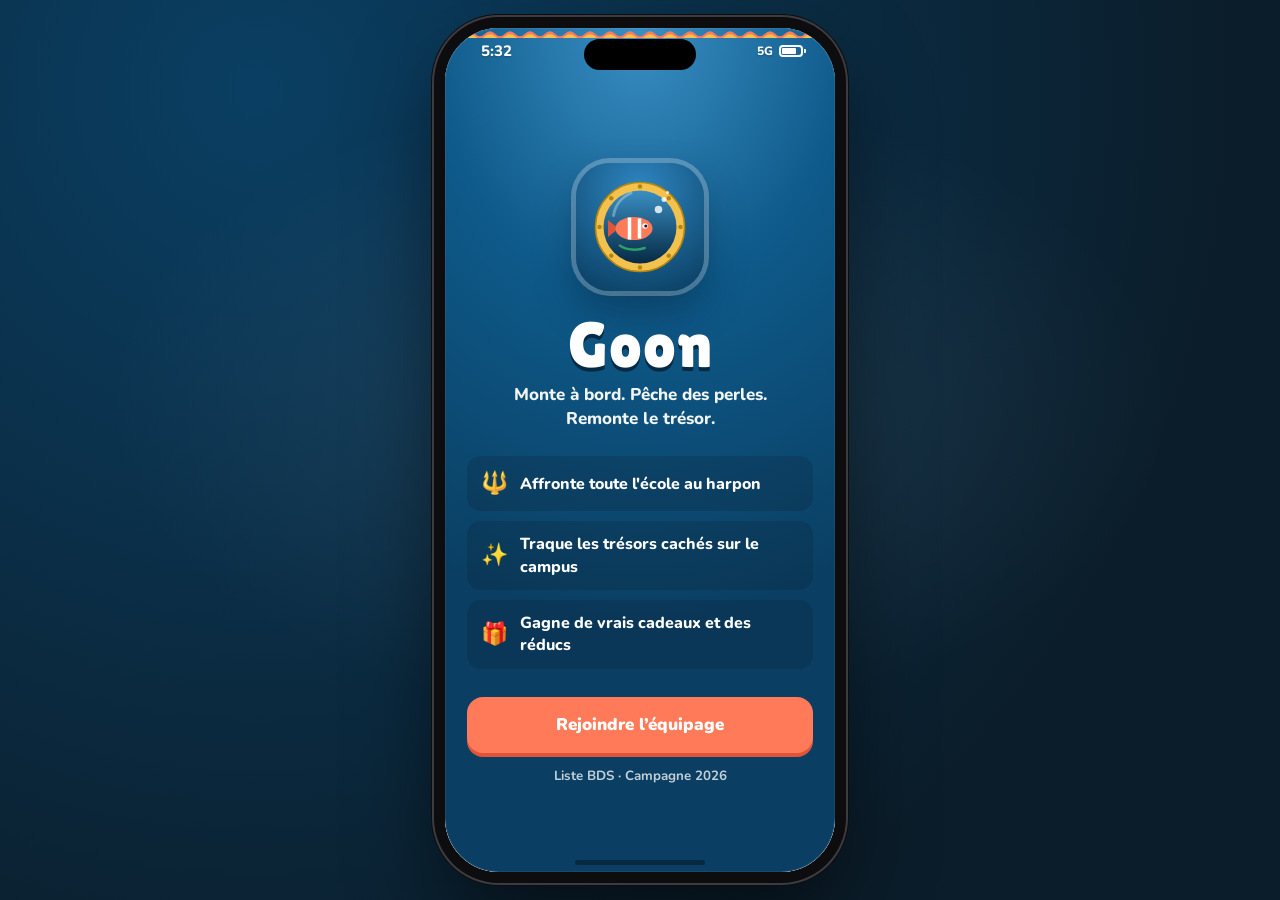
<file: index.html>
<!doctype html>
<html lang="fr">
<head>
  <meta charset="utf-8">
  <meta name="viewport" content="width=device-width, initial-scale=1, viewport-fit=cover">
  <title>Goon</title>
  <meta name="description" content="L'appli de Goon, liste BDS : planning de campagne, jeu, classement et cadeaux.">
  <meta name="theme-color" content="#0E5A8A">
  <meta name="apple-mobile-web-app-capable" content="yes">
  <meta name="mobile-web-app-capable" content="yes">
  <meta name="apple-mobile-web-app-status-bar-style" content="black-translucent">
  <meta name="apple-mobile-web-app-title" content="Goon">
  <link rel="manifest" href="manifest.webmanifest">
  <link rel="icon" href="icons/icon.svg" type="image/svg+xml">
  <link rel="apple-touch-icon" href="icons/apple-touch-icon.png">
  <link rel="preconnect" href="https://fonts.googleapis.com">
  <link rel="preconnect" href="https://fonts.gstatic.com" crossorigin>
  <link href="https://fonts.googleapis.com/css2?family=Lilita+One&family=Nunito:wght@400;600;700;800;900&display=swap" rel="stylesheet">
  <link rel="stylesheet" href="css/style.css">
  <link rel="stylesheet" href="css/jeux-sos.css">
  <link rel="stylesheet" href="css/cadre.css">
</head>
<body>
 <div id="phone">
  <div class="phone-status" aria-hidden="true"><span data-phone-time>9:41</span><i class="island"></i><span class="ps-r">5G <i class="batt"></i></span></div>
  <div id="app">
    <header class="topbar">
      <a class="brand" href="#accueil" data-go="accueil"><img src="icons/icon.svg" alt=""><span>Goon</span></a>
      <button class="wallet-pill" data-go="comptoir" aria-label="Mes perles"><svg class="ico-perle" viewBox="0 0 24 24" aria-hidden="true"><circle cx="12" cy="12" r="8.5" fill="currentColor"/><circle cx="9" cy="9" r="2.6" fill="#fff" opacity=".65"/></svg><b id="hdr-wallet">0</b></button>
      <button class="avatar-btn" data-action="profile" aria-label="Mon profil"><span id="hdr-avatar">🐠</span></button>
    </header>

    <main id="view"></main>

    <nav class="tabbar" aria-label="Navigation">
      <button class="tab" data-go="accueil">
        <svg viewBox="0 0 24 24"><path d="M10 2.5 12 5l2-2.5"/><path d="M12 5 4 21h16L12 5z"/><path d="M12 13.5 9.5 21h5z"/></svg>
        <span>Port</span>
      </button>
      <button class="tab" data-go="planning">
        <svg viewBox="0 0 24 24"><rect x="3" y="5" width="18" height="16" rx="3"/><path d="M3 10h18M8 3v4M16 3v4"/><path d="M7.5 14h2M11 14h2M14.5 14h2M7.5 17.5h2M11 17.5h2"/></svg>
        <span>Planning</span>
      </button>
      <button class="tab tab-center" data-go="arene">
        <span class="tab-ico"><svg viewBox="0 0 24 24"><circle cx="11" cy="13" r="8"/><circle cx="11" cy="13" r="4.2"/><circle cx="11" cy="13" r="1" fill="currentColor"/><path d="M11 13 20 4M17 3.5h3.5V7"/></svg></span>
        <span>Arène</span>
      </button>
      <button class="tab" data-go="sos">
        <svg viewBox="0 0 24 24"><path d="M4 17a8 8 0 0 1 16 0z"/><path d="M2.5 20h19M12 9V7.2M10.2 7.2h3.6"/></svg>
        <span>SOS</span>
      </button>
      <button class="tab" data-go="comptoir">
        <svg viewBox="0 0 24 24"><rect x="3" y="9" width="18" height="12" rx="2"/><path d="M3 13h18M12 9v12"/><path d="M12 9S10.5 4.5 8 4.6 6.2 9 12 9zM12 9s1.5-4.5 4-4.4S17.8 9 12 9z"/></svg>
        <span>Comptoir</span>
      </button>
    </nav>
  </div>

  <div id="onboard" hidden></div>
  <div id="game" hidden></div>
  <div id="modal-root"></div>
  <div id="toast" class="toast" role="status" aria-live="polite"></div>
  <i class="home-bar" aria-hidden="true"></i>
 </div>
 <script>
   // heure de la barre d'état du cadre téléphone (ordinateur uniquement)
   (function t() { var d = new Date(), el = document.querySelector('[data-phone-time]'); if (el) el.textContent = d.getHours() + ':' + String(d.getMinutes()).padStart(2, '0'); setTimeout(t, 15000); })();
 </script>

  <script src="js/config.js"></script>
  <script src="js/core.js"></script>
  <script src="js/game.js"></script>
  <script src="js/games/engine.js"></script>
  <script src="js/games/runner.js"></script>
  <script src="js/games/dash.js"></script>
  <script src="js/games/poisson.js"></script>
  <script src="js/games/stack.js"></script>
  <script src="js/games/games.js"></script>
  <script src="js/sos.js"></script>
  <script src="js/app.js"></script>
</body>
</html>
</file>
<file: css/style.css>
/* ==========================================================
   LA GOON — feuille de style
   Rouge ocre (principal) · Bleu lagon (secondaire) · Sable
   ========================================================== */
:root {
  --ocre: #0E5A8A;
  --ocre-d: #0A3F63;
  --ocre-dd: #062A44;
  --ocre-l: #3A8FC4;
  --ocre-50: #E1F0FA;
  --lagon: #FF7A59;
  --lagon-d: #E0553A;
  --lagon-l: #FFB4A2;
  --lagon-50: #FFEDE8;
  --sable: #EAF4F8;
  --sable-d: #D3E6EF;
  --creme: #F7FBFD;
  --brun: #0B1D2A;
  --brun-2: #2E4A5E;
  --muted: #6A8494;
  --or: #F2C14E;
  --radius: 20px;
  --shadow: 0 1px 0 rgba(8, 40, 60, .06), 0 8px 24px rgba(8, 40, 60, .10);
  --band: url("data:image/svg+xml,%3Csvg xmlns='http://www.w3.org/2000/svg' width='24' height='12'%3E%3Cpath d='M0 7 Q6 1 12 7 T24 7 V12 H0Z' fill='%23FF7A59'/%3E%3Cpath d='M0 10 Q6 5 12 10 T24 10 V12 H0Z' fill='%23F2C14E'/%3E%3C/svg%3E");
  --band-dark: url("data:image/svg+xml,%3Csvg xmlns='http://www.w3.org/2000/svg' width='16' height='8'%3E%3Ccircle cx='4' cy='5' r='1.6' fill='%23ffffff' fill-opacity='.18'/%3E%3Ccircle cx='12' cy='2.5' r='1' fill='%23ffffff' fill-opacity='.18'/%3E%3C/svg%3E");
  --display: 'Lilita One', 'Nunito', system-ui, sans-serif;
}

* { box-sizing: border-box; margin: 0; padding: 0; }
html { -webkit-text-size-adjust: 100%; }
body {
  font-family: 'Nunito', system-ui, -apple-system, 'Segoe UI', sans-serif;
  background: var(--sable-d);
  color: var(--brun);
  line-height: 1.4;
  -webkit-tap-highlight-color: transparent;
  overscroll-behavior-y: none;
}
body.no-scroll { overflow: hidden; }
button { font: inherit; color: inherit; cursor: pointer; border: 0; background: none; }
input { font: inherit; }
a { color: inherit; }
img { display: block; }
[hidden] { display: none !important; }
:focus-visible { outline: 3px solid var(--lagon); outline-offset: 2px; }

.ico-perle { width: 1em; height: 1em; vertical-align: -0.14em; color: var(--or); display: inline-block; flex: none; }

/* ---------------- Structure ---------------- */
#app {
  max-width: 520px; margin: 0 auto; min-height: 100vh; min-height: 100dvh;
  background: var(--sable); position: relative;
  padding-bottom: calc(88px + env(safe-area-inset-bottom));
  box-shadow: 0 0 60px rgba(8, 40, 60, .12);
}
.topbar {
  position: sticky; top: 0; z-index: 20;
  display: flex; align-items: center; gap: 10px;
  padding: calc(env(safe-area-inset-top) + 10px) 16px 10px;
  background: var(--ocre) var(--band-dark) bottom left / 16px 8px repeat-x;
  color: #fff;
}
.topbar::after {
  content: ''; position: absolute; left: 0; right: 0; bottom: -10px; height: 10px;
  background: var(--band) left top / 20px 10px repeat-x;
  transform: scaleY(-1);
}
.brand { display: flex; align-items: center; gap: 9px; flex: 1; text-decoration: none; font-family: var(--display); font-size: 25px; letter-spacing: .4px; }
.brand img { width: 36px; height: 36px; border-radius: 11px; box-shadow: 0 0 0 2px rgba(255, 255, 255, .35); }
.wallet-pill {
  display: flex; align-items: center; gap: 6px; padding: 7px 13px 7px 11px; border-radius: 999px;
  background: rgba(11, 29, 42, .22); border: 1.5px solid rgba(255, 255, 255, .3); color: #fff; font-weight: 900; font-size: 16px;
}
.wallet-pill .ico-perle { color: #FFD27A; font-size: 18px; }
.wallet-pill.bump { animation: bump .5s; }
@keyframes bump { 30% { transform: scale(1.18); background: var(--or); } }
.avatar-btn { width: 42px; height: 42px; border-radius: 50%; background: var(--creme); font-size: 23px; display: grid; place-items: center; box-shadow: 0 0 0 2.5px var(--lagon-l); }

main { padding: 26px 16px 12px; }
.view { animation: fadeUp .32s ease both; }
@keyframes fadeUp { from { opacity: 0; transform: translateY(8px); } }

/* ---------------- Barre d'onglets ---------------- */
.tabbar {
  position: fixed; bottom: 0; left: 50%; transform: translateX(-50%); z-index: 30;
  width: 100%; max-width: 520px;
  display: grid; grid-template-columns: repeat(5, 1fr); align-items: end;
  padding: 6px 4px calc(6px + env(safe-area-inset-bottom));
  background: var(--creme); border-top: 1px solid rgba(11, 29, 42, .08);
  box-shadow: 0 -8px 24px rgba(8, 40, 60, .08);
}
.tab { display: flex; flex-direction: column; align-items: center; gap: 2px; padding: 6px 0 2px; font-size: 11px; font-weight: 800; color: var(--muted); }
.tab svg { width: 25px; height: 25px; fill: none; stroke: currentColor; stroke-width: 1.9; stroke-linecap: round; stroke-linejoin: round; }
.tab.active { color: var(--ocre); }
.tab.active svg { stroke-width: 2.3; }
.tab-center .tab-ico {
  width: 58px; height: 58px; margin-top: -30px; border-radius: 50%; display: grid; place-items: center;
  background: var(--lagon); color: #fff; border: 4px solid var(--creme);
  box-shadow: 0 8px 18px rgba(255, 122, 89, .45);
  transition: transform .2s;
}
.tab-center .tab-ico svg { width: 28px; height: 28px; stroke-width: 2.1; }
.tab-center.active .tab-ico { background: var(--ocre); box-shadow: 0 8px 18px rgba(14, 90, 138, .45); transform: translateY(-2px); }

/* ---------------- Typo ---------------- */
.h1 { font-family: var(--display); font-weight: 400; font-size: 32px; line-height: 1.05; letter-spacing: .2px; }
.title { color: var(--ocre); margin-bottom: 6px; }
.lead { color: var(--brun-2); margin-bottom: 18px; font-weight: 600; }
.h2 { font-family: var(--display); font-weight: 400; font-size: 21px; margin: 26px 2px 10px; display: flex; justify-content: space-between; align-items: baseline; gap: 8px; }
.h2 a { font-family: 'Nunito', sans-serif; font-weight: 800; font-size: 13px; color: var(--lagon-d); text-decoration: none; }
.h2c { font-family: var(--display); font-weight: 400; font-size: 26px; text-align: center; margin-bottom: 4px; }
.h3 { font-family: var(--display); font-weight: 400; font-size: 20px; margin-bottom: 6px; }
.eyebrow { font-size: 12px; font-weight: 900; letter-spacing: 1.2px; text-transform: uppercase; color: var(--lagon-d); }
.muted { color: var(--muted); }
.small { font-size: 13px; }
.center { text-align: center; }
.row-between { display: flex; justify-content: space-between; align-items: center; gap: 8px; }

/* ---------------- Cartes & boutons ---------------- */
.card { background: var(--creme); border-radius: var(--radius); padding: 16px; box-shadow: var(--shadow); margin-bottom: 14px; }
.card > p { color: var(--brun-2); font-size: 15px; }

.btn {
  display: inline-flex; align-items: center; justify-content: center; gap: 7px;
  background: var(--ocre); color: #fff; font-weight: 900; font-size: 15px;
  padding: 12px 18px; border-radius: 14px;
  box-shadow: 0 4px 0 var(--ocre-dd); transition: transform .08s, box-shadow .08s, filter .15s;
  text-decoration: none; white-space: nowrap;
}
.btn .ico-perle { color: #FFD27A; }
.btn:active:not(:disabled) { transform: translateY(3px); box-shadow: 0 1px 0 var(--ocre-dd); }
.btn:disabled { filter: grayscale(.7); opacity: .6; cursor: not-allowed; }
.btn-lagon { background: var(--lagon); box-shadow: 0 4px 0 var(--lagon-d); }
.btn-lagon:active:not(:disabled) { box-shadow: 0 1px 0 var(--lagon-d); }
.btn.ghost { background: var(--sable-d); color: var(--brun); box-shadow: 0 4px 0 #B5CFDC; }
.btn.ghost .ico-perle { color: var(--ocre); }
.btn.ghost-light { background: rgba(255, 255, 255, .14); color: #fff; box-shadow: inset 0 0 0 2px rgba(255, 255, 255, .45); }
.btn.sm { padding: 8px 12px; font-size: 14px; border-radius: 12px; box-shadow: 0 3px 0 var(--ocre-dd); }
.btn.sm.ghost { box-shadow: 0 3px 0 #B5CFDC; }
.btn.big { padding: 16px 20px; font-size: 17px; border-radius: 16px; }
.btn.block { display: flex; width: 100%; }
.btn-row { display: flex; gap: 10px; margin-top: 16px; }
.btn-row .btn { flex: 1; }
.btn-col { display: flex; flex-direction: column; gap: 12px; margin-top: 18px; }
.link-btn { color: var(--lagon-d); font-weight: 800; font-size: 13px; padding: 4px 2px; white-space: nowrap; }
.link-btn.danger { color: var(--ocre); }

.shake { animation: shake .4s; }
@keyframes shake { 20%, 60% { transform: translateX(-7px); } 40%, 80% { transform: translateX(7px); } }

/* ---------------- Accueil ---------------- */
.hello { display: flex; justify-content: space-between; align-items: center; gap: 12px; margin-bottom: 16px; }
.hello .h1 { color: var(--brun); margin: 2px 0 8px; word-break: break-word; }
.clan-chip { display: inline-flex; gap: 6px; align-items: center; padding: 5px 12px; border-radius: 999px; font-weight: 800; font-size: 13px; color: #fff; background: var(--c); }
.big-avatar {
  width: 76px; height: 76px; flex: none; border-radius: 50%; font-size: 42px; display: grid; place-items: center;
  background: var(--creme); box-shadow: 0 0 0 4px var(--c), 0 0 0 8px var(--creme), var(--shadow);
}

.countdown {
  position: relative; overflow: hidden; border-radius: var(--radius); padding: 18px 16px 16px; margin-bottom: 14px; color: #fff; text-align: center;
  background: linear-gradient(135deg, var(--ocre) 0%, var(--ocre-d) 100%);
  box-shadow: 0 10px 26px rgba(10, 63, 99, .32);
}
.countdown::before { content: ''; position: absolute; inset: auto 0 0 0; height: 10px; background: var(--band) left top / 20px 10px repeat-x; opacity: .9; }
.countdown.live { background: linear-gradient(135deg, var(--lagon) 0%, var(--lagon-d) 100%); }
.countdown p { font-weight: 800; font-size: 14px; opacity: .92; }
.countdown small { display: block; margin: 8px 0 6px; font-weight: 800; opacity: .9; }
.cd { display: flex; justify-content: center; gap: 8px; margin-top: 10px; }
.cd span { min-width: 64px; padding: 8px 4px 6px; border-radius: 14px; background: rgba(11, 29, 42, .22); display: flex; flex-direction: column; align-items: center; }
.cd b { font-family: var(--display); font-weight: 400; font-size: 30px; line-height: 1; font-variant-numeric: tabular-nums; }
.cd i { font-style: normal; font-size: 11px; font-weight: 800; opacity: .8; margin-top: 3px; }

.stats3 { display: grid; grid-template-columns: repeat(3, 1fr); gap: 10px; margin-bottom: 14px; }
.stat { background: var(--creme); border-radius: 16px; padding: 12px 6px 10px; box-shadow: var(--shadow); display: flex; flex-direction: column; align-items: center; text-align: center; }
.stat b { font-family: var(--display); font-weight: 400; font-size: 26px; color: var(--ocre); line-height: 1.1; }
.stat b small { font-size: 18px; }
.stat span { font-size: 12px; font-weight: 700; color: var(--muted); line-height: 1.2; }

.rank { display: flex; gap: 14px; align-items: center; cursor: pointer; }
.rank-ico { width: 54px; height: 54px; flex: none; border-radius: 16px; display: grid; place-items: center; font-size: 28px; background: var(--lagon-50); box-shadow: inset 0 0 0 2px var(--lagon-l); }
.rank-main { flex: 1; min-width: 0; }
.rank-top { display: flex; justify-content: space-between; align-items: baseline; gap: 8px; }
.rank-top b { font-family: var(--display); font-weight: 400; font-size: 20px; }
.rank-top span { font-size: 12px; font-weight: 800; color: var(--muted); white-space: nowrap; }
.bar { height: 10px; border-radius: 6px; background: var(--sable-d); overflow: hidden; margin: 6px 0 5px; }
.bar i { display: block; height: 100%; border-radius: 6px; background: linear-gradient(90deg, var(--lagon), var(--lagon-d)); transition: width .6s; }
.rank small { font-size: 13px; color: var(--brun-2); }

.quick3 { display: grid; grid-template-columns: repeat(3, 1fr); gap: 10px; margin-bottom: 14px; }
.quick { border-radius: 18px; padding: 14px 8px 12px; color: #fff; display: flex; flex-direction: column; align-items: center; gap: 2px; text-align: center; transition: transform .1s; }
.quick:active { transform: scale(.96); }
.quick b { font-weight: 900; font-size: 14px; line-height: 1.15; }
.quick small { font-size: 12px; font-weight: 700; opacity: .85; }
.q-ico { font-size: 26px; margin-bottom: 2px; }
.q-ocre { background: var(--ocre); box-shadow: 0 4px 0 var(--ocre-dd); }
.q-lagon { background: var(--lagon); box-shadow: 0 4px 0 var(--lagon-d); }
.q-dark { background: var(--brun); box-shadow: 0 4px 0 #000; }

.install { display: flex; align-items: center; gap: 12px; padding: 12px 12px 12px 14px; position: relative; background: var(--lagon-50); box-shadow: inset 0 0 0 2px var(--lagon-l); }
.inst-ico { font-size: 26px; }
.install div { flex: 1; display: flex; flex-direction: column; }
.install small { color: var(--brun-2); font-size: 13px; }
.install .x { font-size: 22px; color: var(--muted); padding: 0 4px; }

.news time { font-size: 12px; font-weight: 900; color: var(--lagon-d); text-transform: uppercase; letter-spacing: .6px; }
.news h3 { font-size: 17px; font-weight: 900; margin: 2px 0 4px; }
.news p { font-size: 14px; }

.clanbars { padding: 12px 14px; }
.cb { display: flex; align-items: center; gap: 10px; padding: 7px 0; }
.cb + .cb { border-top: 1px dashed var(--sable-d); }
.cb-pos { width: 16px; font-weight: 900; color: var(--muted); font-size: 14px; }
.cb-e { font-size: 24px; width: 30px; text-align: center; }
.cb-main { flex: 1; min-width: 0; }
.cb-top { display: flex; justify-content: space-between; font-size: 14px; }
.cb-top em { font-style: normal; color: var(--lagon-d); font-size: 12px; }
.cb-top span { font-weight: 900; }
.cb-bar { height: 8px; border-radius: 5px; background: var(--sable-d); margin-top: 4px; overflow: hidden; }
.cb-bar i { display: block; height: 100%; border-radius: 5px; transition: width .6s; }
.cb.mine .cb-top b { color: var(--brun); }

/* ---------------- Planning ---------------- */
.days { display: flex; gap: 8px; overflow-x: auto; padding: 4px 2px 10px; margin: 0 -16px; padding-left: 16px; padding-right: 16px; scrollbar-width: none; }
.days::-webkit-scrollbar { display: none; }
.day { flex: 1 0 58px; min-width: 58px; padding: 9px 4px 8px; border-radius: 16px; background: var(--creme); box-shadow: var(--shadow); display: flex; flex-direction: column; align-items: center; position: relative; }
.day small { font-size: 12px; font-weight: 800; color: var(--muted); }
.day b { font-family: var(--display); font-weight: 400; font-size: 24px; line-height: 1.1; }
.day i { font-style: normal; font-size: 11px; font-weight: 700; color: var(--muted); }
.day.today::after { content: ''; position: absolute; top: 6px; right: 8px; width: 7px; height: 7px; border-radius: 50%; background: var(--lagon); }
.day.on { background: var(--ocre); color: #fff; box-shadow: 0 4px 0 var(--ocre-dd); }
.day.on small, .day.on i { color: rgba(255, 255, 255, .85); }
.filters { display: flex; gap: 7px; overflow-x: auto; margin: 4px -16px 16px; padding: 0 16px 4px; scrollbar-width: none; }
.filters::-webkit-scrollbar { display: none; }
.chip { flex: none; padding: 7px 13px; border-radius: 999px; font-size: 13px; font-weight: 800; background: var(--creme); box-shadow: inset 0 0 0 1.5px var(--sable-d); }
.chip.on { background: var(--lagon); color: #fff; box-shadow: none; }

.timeline { position: relative; }
.ev { display: flex; gap: 10px; margin-bottom: 12px; }
.ev-time { width: 46px; flex: none; text-align: right; padding-top: 14px; display: flex; flex-direction: column; }
.ev-time b { font-weight: 900; font-size: 15px; }
.ev-time span { font-size: 12px; color: var(--muted); font-weight: 700; }
.ev-card { flex: 1; min-width: 0; background: var(--creme); border-radius: 18px; padding: 13px 14px 12px; box-shadow: var(--shadow); border-left: 5px solid var(--c); }
.ev-tags { display: flex; gap: 6px; flex-wrap: wrap; margin-bottom: 5px; }
.tag { font-size: 11px; font-weight: 900; padding: 3px 8px; border-radius: 999px; background: color-mix(in srgb, var(--c) 14%, transparent); color: var(--c); }
.tag.live { background: var(--lagon); color: #fff; animation: pulse 1.6s infinite; }
.tag.ghost { background: var(--sable); color: var(--brun-2); }
@keyframes pulse { 50% { opacity: .65; } }
.ev h3 { font-size: 17px; font-weight: 900; line-height: 1.2; }
.ev-place { font-size: 13px; color: var(--brun-2); font-weight: 700; margin-top: 2px; }
.ev-desc { font-size: 14px; color: var(--brun-2); margin-top: 6px; }
.ev-foot { display: flex; justify-content: space-between; align-items: center; gap: 8px; margin-top: 9px; }
.reward { font-size: 12px; font-weight: 900; color: var(--ocre); background: var(--ocre-50); padding: 4px 9px; border-radius: 999px; }
.reward.done { color: var(--lagon-d); background: var(--lagon-50); }
.ev.past { opacity: .55; }
.ev.compact { cursor: pointer; }
.ev.compact .ev-time { padding-top: 13px; }
.empty { text-align: center; padding: 30px 10px; color: var(--muted); font-weight: 700; }

/* ---------------- Arène ---------------- */
.game-card { padding: 0; overflow: hidden; }
.gc-art { position: relative; height: 128px; overflow: hidden; background: linear-gradient(180deg, #0B4F7C 0%, #2F86B8 52%, #7CC6E0 86%, #5BB3D6 100%); }
.gc-art::after { content: ''; position: absolute; left: 0; right: 0; bottom: 0; height: 30px; background: linear-gradient(180deg, #EBC898, #DCAC74); }
.gc-sun { position: absolute; width: 46px; height: 46px; border-radius: 50%; right: 22%; bottom: 36px; background: #D6F3FF; box-shadow: 0 0 40px 18px rgba(255, 225, 170, .6); }
.gc-récif { position: absolute; bottom: 28px; left: 6%; width: 140px; height: 38px; background: #2C6A86; clip-path: polygon(0 100%, 18% 0, 70% 0, 100% 100%); }
.gc-récif.m2 { left: auto; right: 4%; width: 110px; height: 26px; background: #1D4E66; }
.gc-target { position: absolute; z-index: 1; left: 50%; bottom: 14px; width: 74px; height: 74px; margin-left: -37px; border-radius: 50%;
  background: radial-gradient(circle, var(--or) 0 19%, var(--ocre) 20% 39%, var(--lagon) 40% 59%, var(--brun) 60% 79%, #F4FAFD 80% 99%);
  box-shadow: 0 0 0 4px #D8B06A, 0 8px 14px rgba(0, 0, 0, .2); animation: bob 3s ease-in-out infinite; }
@keyframes bob { 50% { transform: translateY(-6px); } }
.gc-body { padding: 16px; }
.gc-body h2 { font-family: var(--display); font-weight: 400; font-size: 26px; line-height: 1.1; margin: 2px 0 6px; }
.gc-body > p { color: var(--brun-2); font-size: 15px; margin-bottom: 12px; }
.tries { display: flex; align-items: center; gap: 6px; margin-bottom: 12px; flex-wrap: wrap; }
.tries i { width: 22px; height: 22px; border-radius: 50%; background: var(--sable-d); box-shadow: inset 0 0 0 2px #B5CFDC; }
.tries i.on { background: var(--ocre); box-shadow: inset 0 0 0 3px var(--ocre-l); }
.tries .bonus { font-size: 12px; font-weight: 900; color: #fff; background: var(--lagon); padding: 3px 8px; border-radius: 999px; }
.tries-l { font-size: 13px; font-weight: 800; color: var(--muted); margin-left: auto; }
.boost { background: var(--brun); color: #FFD27A; font-weight: 900; font-size: 14px; padding: 8px 12px; border-radius: 12px; margin-bottom: 12px; text-align: center; }
.gc-stats { display: grid; grid-template-columns: repeat(3, 1fr); gap: 8px; margin-top: 14px; text-align: center; }
.gc-stats span { font-size: 12px; font-weight: 800; color: var(--muted); display: flex; flex-direction: column; background: var(--sable); border-radius: 12px; padding: 8px 4px; }
.gc-stats b { font-family: var(--display); font-weight: 400; font-size: 22px; color: var(--brun); }
.gc-prize { background: var(--brun); color: #FFE7C2; font-size: 13px; font-weight: 800; padding: 11px 16px; }

.code-form { display: flex; gap: 8px; margin-top: 12px; }
.code-form input {
  flex: 1; min-width: 0; padding: 12px 14px; border-radius: 14px; border: 2px solid var(--sable-d); background: #fff;
  font-weight: 900; font-size: 17px; letter-spacing: 1.5px; text-transform: uppercase; color: var(--brun);
}
.code-form input::placeholder { color: #9FB8C6; letter-spacing: .5px; font-weight: 700; }
.code-form input:focus { outline: none; border-color: var(--lagon); }
.code-msg { min-height: 20px; font-size: 13px; font-weight: 800; margin-top: 6px; color: var(--lagon-d); }
.code-msg.err { color: var(--ocre); }

.count { font-family: var(--display); font-size: 20px; color: var(--ocre); }
.trésors { display: grid; grid-template-columns: repeat(6, 1fr); gap: 6px; margin-top: 12px; }
.trésor { display: flex; flex-direction: column; align-items: center; gap: 3px; color: var(--brun); }
.trésor-svg { width: 100%; max-width: 46px; height: auto; }
.trésor small { font-size: 10px; font-weight: 800; color: var(--muted); text-align: center; line-height: 1.1; }
.trésor.found .trésor-svg { animation: pop .5s; filter: drop-shadow(0 3px 4px rgba(0, 0, 0, .15)); }
.trésor.found small { color: var(--brun); }
@keyframes pop { 50% { transform: scale(1.15); } }

.quests { list-style: none; margin: 10px 0 8px; }
.quests li { display: flex; gap: 10px; align-items: center; padding: 10px 0; }
.quests li + li { border-top: 1px dashed var(--sable-d); }
.qk { width: 26px; height: 26px; flex: none; border-radius: 8px; box-shadow: inset 0 0 0 2px #B5CFDC; display: grid; place-items: center; font-weight: 900; color: #fff; }
.quests li.done .qk { background: var(--lagon); box-shadow: none; }
.quests li div { flex: 1; min-width: 0; display: flex; flex-direction: column; }
.quests li b { font-size: 15px; }
.quests li small { font-size: 13px; color: var(--brun-2); }
.quests li.done b { text-decoration: line-through; color: var(--muted); }
.qp { font-weight: 900; color: var(--ocre); font-size: 14px; }

.wheel-card { display: flex; gap: 14px; align-items: center; }
.wc-mini { flex: none; animation: spinSlow 18s linear infinite; }
@keyframes spinSlow { to { transform: rotate(360deg); } }
.wheel-card > div:last-child { display: flex; flex-direction: column; gap: 6px; align-items: flex-start; min-width: 0; }
.wheel-card p { font-size: 14px; color: var(--brun-2); }
.wheel-card small { font-size: 12px; }
.wl { font-family: 'Nunito', sans-serif; font-weight: 900; font-size: 13px; }

.how-list { list-style: none; margin: 8px 0 10px; }
.how-list li { display: flex; align-items: center; gap: 10px; padding: 7px 0; font-size: 14px; font-weight: 700; }
.how-list li span { width: 30px; text-align: center; font-size: 20px; }
.how-list li b { margin-left: auto; color: var(--ocre); white-space: nowrap; }

/* ---------------- Classement ---------------- */
.demo-note { display: block; width: 100%; text-align: left; font-size: 13px; font-weight: 700; color: var(--brun-2); background: var(--lagon-50); padding: 9px 12px; border-radius: 12px; margin: 4px 0 14px; }
.live-note { display: flex; align-items: center; gap: 7px; font-size: 13px; font-weight: 800; color: var(--lagon-d); margin: 4px 0 14px; }
.live-note i { width: 9px; height: 9px; border-radius: 50%; background: var(--lagon); animation: pulse 1.4s infinite; }
.seg { display: grid; grid-template-columns: repeat(3, 1fr); background: var(--sable-d); padding: 4px; border-radius: 14px; margin-bottom: 18px; }
.seg button { padding: 9px 4px; border-radius: 11px; font-weight: 800; font-size: 13px; color: var(--brun-2); }
.seg button.on { background: var(--creme); color: var(--ocre); box-shadow: 0 2px 6px rgba(8, 40, 60, .12); }

.podium { display: grid; grid-template-columns: repeat(3, 1fr); align-items: end; gap: 8px; margin: 8px 0 14px; }
.pd { display: flex; flex-direction: column; align-items: center; text-align: center; min-width: 0; }
.pd-av { position: relative; width: 58px; height: 58px; border-radius: 50%; font-size: 30px; display: grid; place-items: center; background: var(--creme); box-shadow: 0 0 0 3px var(--c), var(--shadow); }
.pd1 .pd-av { width: 70px; height: 70px; font-size: 38px; }
.pd-crown { position: absolute; top: -20px; font-size: 22px; }
.pd-n { font-size: 13px; font-weight: 900; margin-top: 8px; max-width: 100%; overflow: hidden; text-overflow: ellipsis; white-space: nowrap; }
.pd-s { font-size: 12px; font-weight: 800; color: var(--brun-2); margin-bottom: 6px; }
.pd-block { width: 100%; border-radius: 12px 12px 4px 4px; display: grid; place-items: center; color: #fff; font-family: var(--display); font-size: 26px; position: relative; overflow: hidden; }
.pd-block::after { content: ''; position: absolute; left: 0; right: 0; top: 0; height: 8px; background: var(--band) left top / 16px 8px repeat-x; }
.pd1 .pd-block { height: 92px; background: var(--ocre); }
.pd2 .pd-block { height: 68px; background: var(--lagon); }
.pd3 .pd-block { height: 52px; background: var(--brun-2); }
.pd.me .pd-n { color: var(--ocre); }

.rows { background: var(--creme); border-radius: var(--radius); box-shadow: var(--shadow); overflow: hidden; margin-bottom: 14px; }
.row { display: flex; align-items: center; gap: 10px; padding: 10px 14px; }
.row + .row { border-top: 1px solid var(--sable); }
.row .pos { width: 24px; text-align: center; font-weight: 900; color: var(--muted); font-size: 14px; }
.row .av { width: 38px; height: 38px; flex: none; border-radius: 50%; display: grid; place-items: center; font-size: 21px; background: var(--sable); box-shadow: 0 0 0 2px var(--c); }
.row .nm { flex: 1; min-width: 0; font-weight: 800; font-size: 15px; display: flex; flex-direction: column; overflow: hidden; white-space: nowrap; text-overflow: ellipsis; }
.row .nm em { font-style: normal; color: var(--ocre); }
.row .nm small { font-size: 12px; color: var(--muted); font-weight: 700; }
.row .val { font-weight: 900; white-space: nowrap; font-size: 15px; }
.row.me { background: var(--ocre-50); }
.sep { text-align: center; color: var(--muted); font-weight: 900; padding: 2px; border-top: 1px solid var(--sable); }
.prize-mini { font-size: 14px; font-weight: 700; color: var(--brun-2); }
.prize-mini small { display: block; color: var(--muted); margin-top: 2px; }
.cta-play { display: block; width: 100%; text-align: left; font-size: 14px; font-weight: 700; color: #fff; background: var(--lagon); box-shadow: 0 4px 0 var(--lagon-d); }

.poles { display: grid; grid-template-columns: repeat(4, 1fr); gap: 10px; align-items: end; margin: 6px 0 16px; }
.pole { display: flex; flex-direction: column; align-items: center; text-align: center; }
.pole-track { height: 220px; width: 100%; display: flex; align-items: flex-end; justify-content: center; }
.pole-stack {
  width: 62%; position: relative; border-radius: 10px 10px 4px 4px; transition: height .8s cubic-bezier(.2, .8, .2, 1);
  background:
    repeating-linear-gradient(180deg, transparent 0 26px, rgba(11, 29, 42, .25) 26px 30px),
    var(--band-dark) left top / 16px 8px,
    var(--c);
}
.pole-head { position: absolute; top: -32px; left: 50%; transform: translateX(-50%); width: 48px; height: 48px; border-radius: 14px; display: grid; place-items: center; font-size: 28px; background: var(--creme); box-shadow: 0 0 0 3px var(--c), var(--shadow); }
.pole-head .crown { position: absolute; top: -22px; font-style: normal; font-size: 20px; }
.pole b { font-family: var(--display); font-weight: 400; font-size: 19px; margin-top: 8px; }
.pole small { font-size: 12px; font-weight: 800; color: var(--muted); }
.pole.mine small { color: var(--ocre); }
.clan-list { padding: 6px 14px; }
.cl-row { display: flex; align-items: center; gap: 10px; padding: 10px 0; }
.cl-row + .cl-row { border-top: 1px dashed var(--sable-d); }
.cl-row .pos { width: 18px; font-weight: 900; color: var(--muted); }
.cl-e { width: 40px; height: 40px; flex: none; border-radius: 12px; display: grid; place-items: center; font-size: 22px; background: color-mix(in srgb, var(--c) 18%, white); }
.cl-row div { flex: 1; min-width: 0; display: flex; flex-direction: column; }
.cl-row small { font-size: 12px; color: var(--muted); font-weight: 700; }
.cl-row .val { font-weight: 900; }
.cl-row.mine b:first-child { color: var(--ocre); }

/* ---------------- Comptoir ---------------- */
.wallet-card {
  border-radius: var(--radius); padding: 18px; margin-bottom: 8px; color: #fff;
  background: linear-gradient(135deg, var(--lagon) 0%, var(--lagon-d) 100%); box-shadow: 0 10px 24px rgba(224, 85, 58, .3);
  position: relative; overflow: hidden;
}
.wallet-card::after { content: ''; position: absolute; right: -20px; top: -20px; width: 120px; height: 120px; border-radius: 50%; background: rgba(255, 255, 255, .1); }
.wallet-card small { font-weight: 800; font-size: 13px; opacity: .9; }
.wallet-card b { display: block; font-family: var(--display); font-weight: 400; font-size: 40px; line-height: 1.1; }
.wallet-card b .ico-perle { color: #FFE08A; }
.wallet-card p { font-size: 14px; font-weight: 600; margin-top: 6px; opacity: .95; }
.rewards { display: grid; grid-template-columns: repeat(2, 1fr); gap: 12px; }
.reward-card { background: var(--creme); border-radius: 18px; padding: 14px 12px 12px; box-shadow: var(--shadow); display: flex; flex-direction: column; align-items: flex-start; gap: 3px; }
.rw-ico { width: 48px; height: 48px; border-radius: 14px; display: grid; place-items: center; font-size: 28px; background: var(--ocre-50); margin-bottom: 4px; }
.reward-card h3 { font-size: 15px; font-weight: 900; line-height: 1.2; }
.reward-card p { font-size: 12px; color: var(--brun-2); flex: 1; }
.stock { font-size: 11px; font-weight: 900; color: var(--lagon-d); }
.rw-bar { width: 100%; height: 5px; border-radius: 3px; background: var(--sable-d); overflow: hidden; margin: 4px 0 2px; }
.rw-bar i { display: block; height: 100%; background: var(--or); }
.reward-card .btn { margin-top: 6px; width: 100%; }
.reward-card.locked .rw-ico { filter: grayscale(.4); }
.vouchers { display: flex; flex-direction: column; gap: 10px; }
.vch { display: flex; align-items: center; gap: 12px; text-align: left; padding: 12px 14px; border-radius: 16px; background: var(--creme); box-shadow: var(--shadow); border: 2px dashed var(--ocre-l); }
.vch-ico { font-size: 28px; }
.vch-t { flex: 1; display: flex; flex-direction: column; min-width: 0; }
.vch-t small { font-size: 12px; color: var(--muted); font-weight: 700; }
.vch-go { font-weight: 900; font-size: 13px; color: #fff; background: var(--ocre); padding: 6px 11px; border-radius: 10px; }
.vch.used { opacity: .55; border-style: solid; border-color: var(--sable-d); }
.vch.used .vch-go { background: var(--lagon); }
.prizes { display: flex; flex-direction: column; gap: 10px; margin-bottom: 8px; }
.prize { display: flex; gap: 12px; align-items: flex-start; background: var(--creme); border-radius: 16px; padding: 13px 14px; box-shadow: var(--shadow); }
.prize > span { font-size: 26px; }
.prize p { font-size: 14px; color: var(--brun-2); }

/* ---------------- Modales ---------------- */
.modal { position: fixed; inset: 0; z-index: 120; display: flex; align-items: flex-end; justify-content: center; background: rgba(11, 29, 42, .55); backdrop-filter: blur(3px); -webkit-backdrop-filter: blur(3px); animation: fadeIn .2s; }
.modal.closing { animation: fadeOut .22s forwards; }
.modal.closing .sheet { animation: slideDown .22s forwards; }
@keyframes fadeIn { from { opacity: 0; } }
@keyframes fadeOut { to { opacity: 0; } }
@keyframes slideUp { from { transform: translateY(40px); opacity: .4; } }
@keyframes slideDown { to { transform: translateY(40px); } }
.sheet {
  position: relative; width: 100%; max-width: 520px; max-height: 92vh; max-height: 92dvh; overflow-y: auto; overscroll-behavior: contain;
  background: var(--creme); border-radius: 26px 26px 0 0; padding: 26px 20px calc(22px + env(safe-area-inset-bottom));
  animation: slideUp .28s cubic-bezier(.2, .9, .3, 1.1);
}
.sheet::before { content: ''; position: absolute; top: 0; left: 0; right: 0; height: 8px; border-radius: 26px 26px 0 0; background: var(--band) left top / 16px 8px repeat-x; transform: scaleY(-1); opacity: .9; }
.sheet-close { position: absolute; top: 14px; right: 14px; width: 34px; height: 34px; border-radius: 50%; background: var(--sable); font-size: 22px; line-height: 1; color: var(--brun-2); z-index: 2; }
.sheet p { margin-bottom: 8px; }
.win { text-align: center; padding-top: 4px; }
.win-ico { font-size: 64px; line-height: 1; margin: 6px 0 10px; display: inline-block; animation: pop .6s; }
.win-ico.trésor-win .trésor-svg { width: 64px; max-width: none; }
.win-ico.fire { animation: flicker 1.2s infinite; }
@keyframes flicker { 50% { transform: scale(1.08) rotate(-3deg); } }
.win h2, .confirm h2 { font-family: var(--display); font-weight: 400; font-size: 28px; line-height: 1.1; margin-bottom: 4px; }
.win-sub { font-weight: 800; color: var(--brun-2); }
.win-perles { display: inline-flex; align-items: center; gap: 8px; font-family: var(--display); font-size: 42px; color: var(--ocre); margin: 6px 0 8px; }
.win-extra { font-weight: 900; color: var(--lagon-d); }
.win .btn { margin-top: 14px; }
.welcome-list { list-style: none; text-align: left; margin: 10px 0 4px; }
.welcome-list li { display: flex; gap: 10px; align-items: center; padding: 7px 0; font-weight: 700; font-size: 15px; }
.welcome-list span { width: 30px; text-align: center; font-size: 20px; }
.streak-row { display: grid; grid-template-columns: repeat(7, 1fr); gap: 4px; margin: 12px 0; }
.streak-row span { display: flex; flex-direction: column; font-size: 12px; font-weight: 900; padding: 6px 0; border-radius: 10px; background: var(--sable); color: var(--brun-2); }
.streak-row span.on { background: var(--ocre); color: #fff; }
.confirm { text-align: center; }
.confirm-cost { font-size: 18px; font-weight: 800; margin-top: 10px; }
.confirm .win-ico { font-size: 56px; }

.voucher { text-align: center; }
.v-top { margin-bottom: 14px; }
.v-ico { font-size: 54px; display: block; }
.voucher h2 { font-family: var(--display); font-weight: 400; font-size: 26px; }
.v-code {
  font-family: ui-monospace, 'SF Mono', Menlo, Consolas, monospace; font-weight: 800; font-size: 24px; letter-spacing: 2px;
  padding: 16px 10px; border-radius: 16px; color: #fff;
  background: linear-gradient(110deg, var(--ocre), var(--lagon), var(--or), var(--ocre)); background-size: 300% 100%;
  animation: live 4s linear infinite;
}
@keyframes live { to { background-position: 300% 0; } }
.v-live { display: flex; justify-content: center; align-items: center; gap: 6px; font-weight: 800; font-size: 14px; margin: 10px 0 12px; color: var(--brun-2); font-variant-numeric: tabular-nums; }
.v-dot { width: 9px; height: 9px; border-radius: 50%; background: #2BB673; animation: pulse 1s infinite; }
.v-help { font-size: 13px; color: var(--muted); }
.v-stamp { display: inline-block; margin-top: 4px; padding: 8px 16px; border: 3px solid var(--lagon-d); color: var(--lagon-d); border-radius: 10px; font-weight: 900; transform: rotate(-4deg); }
.voucher.used .v-code { background: var(--sable-d); color: var(--muted); animation: none; text-decoration: line-through; }
.pin-form { display: flex; gap: 8px; margin-top: 8px; }
.pin-form input { flex: 1; min-width: 0; padding: 12px 14px; border-radius: 14px; border: 2px solid var(--sable-d); font-size: 18px; text-align: center; letter-spacing: 4px; }

.wheel-wrap { position: relative; width: 300px; max-width: 86vw; aspect-ratio: 1; margin: 22px auto 10px; }
.wheel-wrap::before { content: ''; position: absolute; inset: -8px; border-radius: 50%; background: var(--band) left top / 16px 8px; opacity: .5; z-index: -1; }
.wheel-rot { width: 100%; height: 100%; transition: transform 4.2s cubic-bezier(.12, .72, .14, 1); filter: drop-shadow(0 10px 18px rgba(11, 29, 42, .3)); }
.wheel-rot svg { width: 100%; height: 100%; }
.wheel-pointer { position: absolute; top: -14px; left: 50%; transform: translateX(-50%); z-index: 2; width: 0; height: 0; border-left: 16px solid transparent; border-right: 16px solid transparent; border-top: 30px solid var(--brun); filter: drop-shadow(0 3px 2px rgba(0, 0, 0, .25)); }
.wheel-pointer::after { content: ''; position: absolute; left: -9px; top: -27px; border-left: 9px solid transparent; border-right: 9px solid transparent; border-top: 17px solid var(--or); }
.wheel-res { min-height: 70px; text-align: center; display: grid; place-items: center; margin-bottom: 8px; }
.wr { animation: pop .5s; }
.wr-big { display: block; font-family: var(--display); font-weight: 400; font-size: 30px; color: var(--ocre); }
.wr-msg { font-weight: 800; color: var(--brun-2); }

.prof-head { display: flex; gap: 14px; align-items: center; margin-bottom: 16px; }
.prof-av { width: 70px; height: 70px; border-radius: 50%; font-size: 38px; display: grid; place-items: center; background: var(--sable); box-shadow: 0 0 0 4px var(--c); flex: none; }
.prof-head h2 { font-family: var(--display); font-weight: 400; font-size: 26px; line-height: 1.1; }
.prof-head p { font-weight: 700; color: var(--brun-2); font-size: 14px; margin: 0; }
.prof-stats { display: grid; grid-template-columns: repeat(3, 1fr); gap: 8px; margin-bottom: 20px; }
.prof-stats div { background: var(--sable); border-radius: 14px; padding: 10px 4px; text-align: center; display: flex; flex-direction: column; }
.prof-stats b { font-family: var(--display); font-weight: 400; font-size: 22px; color: var(--ocre); }
.prof-stats span { font-size: 11px; font-weight: 800; color: var(--muted); }
.badges { display: grid; grid-template-columns: repeat(3, 1fr); gap: 8px; margin: 8px 0 20px; }
.badge { background: var(--lagon-50); border-radius: 14px; padding: 10px 6px; text-align: center; display: flex; flex-direction: column; align-items: center; gap: 2px; }
.badge span { font-size: 28px; }
.badge b { font-size: 12px; line-height: 1.15; }
.badge small { font-size: 10px; color: var(--brun-2); line-height: 1.2; }
.badge.off { background: var(--sable); }
.badge.off span { filter: grayscale(1); opacity: .35; }
.badge.off b { color: var(--muted); }
.journal { list-style: none; margin: 6px 0 18px; }
.journal li { display: flex; gap: 10px; align-items: center; padding: 8px 0; font-size: 14px; font-weight: 700; }
.journal li + li { border-top: 1px solid var(--sable); }
.journal li > span { width: 26px; text-align: center; font-size: 18px; }
.journal li div { flex: 1; min-width: 0; display: flex; flex-direction: column; }
.journal li small { font-size: 11px; color: var(--muted); }
.journal li b { color: var(--lagon-d); }
.journal li b.neg { color: var(--ocre); }
.settings { display: flex; justify-content: space-between; align-items: center; gap: 10px; padding-top: 12px; border-top: 1px solid var(--sable-d); }
.switch { display: flex; align-items: center; gap: 10px; font-weight: 800; font-size: 14px; cursor: pointer; }
.switch input { position: absolute; opacity: 0; }
.switch span { width: 44px; height: 26px; border-radius: 13px; background: var(--sable-d); position: relative; transition: background .2s; }
.switch span::after { content: ''; position: absolute; top: 3px; left: 3px; width: 20px; height: 20px; border-radius: 50%; background: #fff; transition: transform .2s; box-shadow: 0 1px 3px rgba(0, 0, 0, .2); }
.switch input:checked + span { background: var(--lagon); }
.switch input:checked + span::after { transform: translateX(18px); }
.switch input:focus-visible + span { outline: 3px solid var(--lagon); outline-offset: 2px; }

/* ---------------- Toast ---------------- */
.toast {
  position: fixed; z-index: 300; left: 50%; top: calc(var(--frame-top, 0px) + env(safe-area-inset-top) + 12px); transform: translate(-50%, -140%);
  width: calc(100% - 32px); max-width: 480px; display: flex; gap: 12px; align-items: center;
  background: var(--brun); color: #fff; padding: 12px 16px; border-radius: 16px; font-weight: 700; font-size: 14px;
  box-shadow: 0 12px 30px rgba(0, 0, 0, .3); transition: transform .32s cubic-bezier(.2, .9, .3, 1.2); pointer-events: none;
}
.toast.show { transform: translate(-50%, 0); }
.toast div { display: flex; flex-direction: column; }
.toast small { font-weight: 600; opacity: .85; }
.toast.gold { background: linear-gradient(135deg, #C9861A, var(--or)); color: var(--brun); }
.toast.lagon { background: var(--lagon-d); }
.toast.warn { background: var(--ocre); }
.t-ico { font-size: 30px; }

.confetti { position: fixed; inset: 0; width: 100%; height: 100%; pointer-events: none; z-index: 250; }

/* ---------------- Onboarding ---------------- */
#onboard {
  position: fixed; inset: 0; z-index: 200; overflow-y: auto; color: #fff;
  background:
    var(--band) left top / 20px 10px repeat-x,
    radial-gradient(120% 70% at 50% 0%, var(--ocre-l) 0%, var(--ocre) 45%, var(--ocre-d) 100%);
  animation: fadeIn .3s;
}
#onboard.leaving { animation: fadeOut .35s forwards; }
.ob-inner { min-height: 100%; max-width: 460px; margin: 0 auto; padding: calc(var(--frame-top, 0px) + env(safe-area-inset-top) + 32px) 22px calc(env(safe-area-inset-bottom) + 28px); display: flex; flex-direction: column; justify-content: center; }
.ob-splash { text-align: center; display: flex; flex-direction: column; align-items: center; animation: fadeUp .5s; }
.ob-logo { width: 128px; height: 128px; border-radius: 34px; box-shadow: 0 0 0 5px rgba(255, 255, 255, .25), 0 20px 40px rgba(5, 25, 45, .4); animation: float 4s ease-in-out infinite; }
@keyframes float { 50% { transform: translateY(-8px) rotate(-2deg); } }
.ob-title { font-family: var(--display); font-weight: 400; font-size: 64px; line-height: 1; margin: 22px 0 6px; text-shadow: 0 4px 0 var(--ocre-dd); letter-spacing: 1px; }
.ob-tag { font-weight: 800; font-size: 17px; opacity: .95; max-width: 300px; }
.ob-points { list-style: none; margin: 26px 0 28px; text-align: left; display: flex; flex-direction: column; gap: 10px; width: 100%; }
.ob-points li { display: flex; gap: 12px; align-items: center; background: rgba(11, 29, 42, .2); padding: 12px 14px; border-radius: 14px; font-weight: 800; }
.ob-points span { font-size: 22px; }
.ob-school { margin-top: 14px; font-weight: 700; opacity: .75; }
.ob-step { animation: fadeUp .4s; }
.ob-step h2, .ob-reveal h2 { font-family: var(--display); font-weight: 400; font-size: 34px; line-height: 1.1; margin-bottom: 14px; }
.ob-k { font-size: 12px; font-weight: 900; letter-spacing: 1.2px; text-transform: uppercase; opacity: .8; margin-bottom: 6px; }
.ob-sub { font-weight: 700; opacity: .92; margin-bottom: 16px; }
.ob-input { width: 100%; padding: 15px 16px; border-radius: 16px; border: 0; font-size: 20px; font-weight: 800; color: var(--brun); background: var(--creme); box-shadow: inset 0 -3px 0 var(--sable-d); }
.ob-input:focus { outline: 3px solid var(--lagon-l); }
.ob-err { min-height: 22px; font-weight: 800; font-size: 13px; color: #FFE0D6; margin: 6px 2px 0; }
.ob-lab { font-weight: 900; margin: 6px 0 10px; }
.ob-avatars { display: grid; grid-template-columns: repeat(8, 1fr); gap: 7px; margin-bottom: 24px; }
.ob-avatars.small { margin-bottom: 18px; }
.ob-av { aspect-ratio: 1; border-radius: 14px; font-size: 24px; background: rgba(255, 255, 255, .16); display: grid; place-items: center; transition: transform .15s; }
.ob-av.on { background: var(--creme); box-shadow: 0 0 0 3px var(--lagon); transform: scale(1.08); }
.sheet .ob-av { background: var(--sable); }
.sheet .ob-av.on { background: var(--lagon-50); }
.ob-clans { display: grid; grid-template-columns: repeat(2, 1fr); gap: 10px; margin-bottom: 14px; }
.ob-clan { background: var(--creme); color: var(--brun); border-radius: 18px; padding: 16px 10px 14px; display: flex; flex-direction: column; align-items: center; gap: 3px; box-shadow: inset 0 -5px 0 var(--c), 0 8px 18px rgba(5, 25, 45, .25); transition: transform .12s; }
.ob-clan:active { transform: scale(.96); }
.ob-clan span { font-size: 40px; }
.ob-clan b { font-size: 15px; font-weight: 900; }
.ob-clan small { font-size: 12px; color: var(--brun-2); font-weight: 700; }
.ob-reveal { text-align: center; display: flex; flex-direction: column; align-items: center; }
.ob-spin { width: 150px; height: 150px; border-radius: 40px; margin: 22px 0; font-size: 84px; display: grid; place-items: center; background: var(--creme); box-shadow: 0 0 0 6px var(--c, var(--lagon)), 0 20px 40px rgba(5, 25, 45, .35); transition: box-shadow .1s; }
.ob-spin.done { animation: pop .6s; }
#ob-rbtn { width: 100%; margin-top: 18px; }

/* ---------------- Jeu ---------------- */
#game { position: fixed; inset: 0; z-index: 150; background: #0B4F7C; touch-action: none; user-select: none; -webkit-user-select: none; }
#game canvas { position: absolute; inset: 0; width: 100%; height: 100%; display: block; touch-action: none; }
.g-ui { position: absolute; top: calc(var(--frame-top, 0px) + env(safe-area-inset-top) + 10px); left: 12px; right: 12px; display: flex; justify-content: space-between; pointer-events: none; }
.g-btn { pointer-events: auto; width: 42px; height: 42px; border-radius: 50%; background: rgba(11, 29, 42, .45); color: #fff; font-size: 18px; display: grid; place-items: center; }
.g-modal { position: absolute; inset: 0; display: flex; align-items: center; justify-content: center; padding: 20px; background: rgba(11, 29, 42, .5); backdrop-filter: blur(2px); -webkit-backdrop-filter: blur(2px); animation: fadeIn .25s; }
.tuto, .res { width: 100%; max-width: 400px; background: var(--creme); color: var(--brun); border-radius: 26px; padding: 24px 20px 20px; box-shadow: 0 20px 50px rgba(0, 0, 0, .35); animation: slideUp .35s cubic-bezier(.2, .9, .3, 1.15); max-height: 100%; overflow-y: auto; }
.tuto h2, .res h2 { font-family: var(--display); font-weight: 400; font-size: 28px; text-align: center; line-height: 1.1; }
.tuto ol { list-style: none; margin: 16px 0 10px; display: flex; flex-direction: column; gap: 8px; }
.tuto li { display: flex; gap: 12px; align-items: center; font-size: 15px; background: var(--sable); border-radius: 14px; padding: 10px 12px; }
.tuto li span { font-size: 24px; }
.tuto p { text-align: center; margin-bottom: 14px; }
.res { text-align: center; }
.res-score { font-family: var(--display); font-size: 72px; line-height: 1; color: var(--ocre); margin: 10px 0 4px; display: flex; flex-direction: column; align-items: center; }
.res-score small { font-family: 'Nunito', sans-serif; font-size: 13px; font-weight: 900; color: var(--muted); letter-spacing: 1px; text-transform: uppercase; }
.res-arrows { display: flex; justify-content: center; gap: 6px; margin: 12px 0; }
.ra { min-width: 40px; height: 40px; padding: 0 6px; border-radius: 12px; display: grid; place-items: center; font-weight: 900; font-size: 17px; }
.ra sup { font-size: 10px; }
.ra.gold { background: var(--or); color: var(--brun); }
.ra.lagon { background: var(--lagon); color: #fff; }
.ra.cream { background: var(--sable-d); color: var(--brun); }
.ra.zero { background: var(--sable); color: var(--muted); }
.res-gain { display: inline-flex; align-items: center; gap: 6px; font-family: var(--display); font-size: 30px; color: var(--lagon-d); }
.res-gain em { font-style: normal; font-size: 15px; background: var(--brun); color: #FFD27A; padding: 2px 8px; border-radius: 8px; }
.res-badge { font-weight: 900; color: var(--ocre); margin-top: 6px; }
.res-rank { font-weight: 700; color: var(--brun-2); margin-top: 4px; min-height: 1px; }
.res .btn.ghost-light { background: var(--sable); color: var(--brun); box-shadow: 0 4px 0 var(--sable-d); }

/* ---------------- Petits écrans ---------------- */
@media (max-width: 370px) {
  .h1 { font-size: 28px; }
  .cd span { min-width: 54px; }
  .cd b { font-size: 25px; }
  .quick b { font-size: 13px; }
  .ob-avatars { grid-template-columns: repeat(6, 1fr); }
  .trésors { grid-template-columns: repeat(3, 1fr); }
  .wheel-card { flex-direction: column; text-align: center; }
  .wheel-card > div:last-child { align-items: center; }
}
@media (prefers-reduced-motion: reduce) {
  *, *::before, *::after { animation-duration: .01ms !important; animation-iteration-count: 1 !important; transition-duration: .01ms !important; }
}
</file>
<file: css/jeux-sos.css>
/* ==========================================================
   LA GOON — styles de l'Arène (plusieurs jeux) et du SOS
   ========================================================== */

/* ---------------- Arène : plusieurs jeux ---------------- */
.subnav { display: grid; grid-template-columns: 1fr 1fr; gap: 6px; background: var(--sable-d); padding: 4px; border-radius: 14px; margin: -8px 0 18px; }
.subnav button { padding: 9px 6px; border-radius: 11px; font-weight: 900; font-size: 14px; color: var(--brun-2); }
.subnav button.on { background: var(--creme); color: var(--ocre); box-shadow: 0 2px 6px rgba(8, 40, 60, .12); }
.tries-card .tries { margin: 10px 0 8px; }
.tries-card > .row-between b { font-family: var(--display); font-weight: 400; font-size: 19px; }
.games { display: flex; flex-direction: column; gap: 10px; margin-bottom: 14px; }
.gcard {
  display: flex; align-items: center; gap: 12px; width: 100%; text-align: left; padding: 10px 12px 10px 10px;
  background: var(--creme); border-radius: 20px; box-shadow: var(--shadow); position: relative; overflow: hidden; transition: transform .1s;
}
.gcard:active { transform: scale(.98); }
.gcard.feat { box-shadow: 0 0 0 3px var(--or), var(--shadow); }
.gc-ico {
  width: 74px; height: 74px; flex: none; border-radius: 18px; display: grid; place-items: center; font-size: 38px;
  background: linear-gradient(145deg, var(--c), var(--c2)); box-shadow: inset 0 -5px 0 rgba(0, 0, 0, .18);
  position: relative; overflow: hidden;
}
.gc-ico::after { content: ''; position: absolute; left: 0; right: 0; bottom: 0; height: 8px; background: var(--band) left top / 16px 8px repeat-x; opacity: .8; }
.gc-ico .trésor-svg { width: 34px; max-width: none; }
.gc-txt { flex: 1; min-width: 0; display: flex; flex-direction: column; gap: 1px; }
.gc-txt b { font-family: var(--display); font-weight: 400; font-size: 19px; line-height: 1.1; }
.gc-txt small { font-size: 13px; color: var(--brun-2); line-height: 1.25; }
.gc-feat { font-style: normal; font-size: 11px; font-weight: 900; color: var(--brun); background: var(--or); padding: 2px 8px; border-radius: 999px; align-self: flex-start; margin-bottom: 3px; }
.gc-meta { font-size: 12px; font-weight: 700; color: var(--muted); margin-top: 3px; }
.gc-meta b { color: var(--brun); }
.gc-play { width: 40px; height: 40px; flex: none; border-radius: 50%; display: grid; place-items: center; color: #fff; font-size: 15px; background: var(--c); box-shadow: 0 3px 0 rgba(0, 0, 0, .25); }
.g-tag { position: absolute; top: calc(var(--frame-top, 0px) + env(safe-area-inset-top) + 58px); left: 12px; pointer-events: none; background: rgba(11, 29, 42, .55); color: #FFE7C2; font-size: 12px; font-weight: 900; padding: 5px 10px; border-radius: 999px; }
.tuto-ico { width: 72px; height: 72px; margin: 0 auto 10px; border-radius: 20px; display: grid; place-items: center; font-size: 38px; background: var(--c); }
.tuto-ico .trésor-svg { width: 32px; max-width: none; }
.res-lines { list-style: none; margin: 12px 0; display: flex; flex-direction: column; gap: 6px; }
.res-lines li { background: var(--sable); border-radius: 12px; padding: 8px 12px; font-weight: 800; font-size: 14px; }
.res-practice { font-weight: 800; font-size: 14px; color: var(--brun-2); background: var(--lagon-50); border-radius: 12px; padding: 10px 12px; margin-top: 4px; }
.res-gain em + em { margin-left: 2px; }

/* ---------------- SOS ---------------- */
.sos-hero {
  color: #fff; border-radius: var(--radius); padding: 18px 16px 18px; margin-bottom: 14px; position: relative; overflow: hidden;
  background: linear-gradient(140deg, var(--lagon) 0%, var(--lagon-d) 70%); box-shadow: 0 10px 26px rgba(224, 85, 58, .3);
}
.sos-hero::after { content: ''; position: absolute; left: 0; right: 0; bottom: 0; height: 10px; background: var(--band) left top / 20px 10px repeat-x; }
.sos-hero .eyebrow { color: #FFEDE8; }
.sos-top { display: flex; justify-content: space-between; gap: 10px; }
.sos-top h1 { font-family: var(--display); font-weight: 400; font-size: 34px; line-height: 1.05; margin: 2px 0 4px; }
.sos-top p { font-weight: 700; opacity: .95; }
.sos-bell { font-size: 48px; transform: rotate(-12deg); filter: drop-shadow(0 6px 8px rgba(0, 0, 0, .2)); }
.sos-addr { display: flex; align-items: center; gap: 8px; width: 100%; margin: 14px 0 10px; padding: 11px 12px; border-radius: 14px; background: rgba(255, 255, 255, .95); color: var(--brun); text-align: left; font-size: 14px; }
.sa-t { flex: 1; min-width: 0; overflow: hidden; text-overflow: ellipsis; white-space: nowrap; }
.sos-addr i { font-style: normal; font-weight: 900; font-size: 12px; color: var(--lagon-d); }
.sos-info { display: flex; flex-wrap: wrap; gap: 6px; margin-bottom: 8px; }
.sos-info span { font-size: 12px; font-weight: 800; background: rgba(11, 29, 42, .2); padding: 5px 9px; border-radius: 999px; }
.sos-sim { font-size: 12px; font-weight: 700; color: var(--muted); margin: 0 2px 4px; }
.sos-track {
  display: flex; align-items: center; gap: 12px; width: 100%; text-align: left; padding: 12px 14px; margin-bottom: 14px; border-radius: 18px;
  background: var(--brun); color: #fff; box-shadow: 0 8px 20px rgba(11, 29, 42, .25);
}
.st-ico { font-size: 30px; animation: bob 1.6s ease-in-out infinite; }
.st-txt { flex: 1; min-width: 0; display: flex; flex-direction: column; }
.st-txt b { font-size: 15px; }
.st-txt small { font-size: 12px; opacity: .85; font-weight: 700; }
.st-bar { height: 6px; border-radius: 4px; background: rgba(255, 255, 255, .18); overflow: hidden; margin-top: 7px; }
.st-bar i { display: block; height: 100%; background: linear-gradient(90deg, var(--lagon), var(--or)); transition: width .5s; }
.st-go { font-weight: 900; font-size: 12px; background: var(--lagon); padding: 6px 10px; border-radius: 10px; }
.sos-pop { display: flex; gap: 10px; overflow-x: auto; margin: 0 -16px; padding: 2px 16px 8px; scrollbar-width: none; }
.sos-pop::-webkit-scrollbar { display: none; }
.sp-card { flex: 0 0 132px; background: var(--creme); border-radius: 18px; padding: 12px; box-shadow: var(--shadow); text-align: left; display: flex; flex-direction: column; gap: 2px; }
.sp-card span { font-size: 36px; width: 56px; height: 56px; display: grid; place-items: center; border-radius: 16px; background: var(--ocre-50); margin-bottom: 6px; }
.sp-card b { font-size: 14px; line-height: 1.2; }
.sp-card small { font-weight: 900; color: var(--ocre); }
.sos-cats { margin-top: 12px; }
.sos-list { background: var(--creme); border-radius: var(--radius); box-shadow: var(--shadow); overflow: hidden; }
.sos-item { display: flex; gap: 12px; align-items: center; width: 100%; text-align: left; padding: 13px 14px; }
.sos-item + .sos-item { border-top: 1px solid var(--sable); }
.si-txt { flex: 1; min-width: 0; display: flex; flex-direction: column; gap: 2px; }
.si-txt b { font-size: 15px; }
.si-txt b em { font-style: normal; font-size: 10px; font-weight: 900; color: #fff; background: var(--ocre); padding: 2px 6px; border-radius: 6px; vertical-align: 2px; }
.si-txt small { font-size: 13px; color: var(--brun-2); }
.si-price { font-weight: 900; font-size: 14px; color: var(--brun); margin-top: 2px; }
.si-price i { font-style: normal; font-weight: 700; color: var(--muted); font-size: 12px; }
.si-ico { width: 64px; height: 64px; flex: none; border-radius: 16px; background: var(--sable); display: grid; place-items: center; font-size: 34px; position: relative; }
.si-plus, .si-n { position: absolute; right: -6px; bottom: -6px; width: 26px; height: 26px; border-radius: 50%; display: grid; place-items: center; font-style: normal; font-weight: 900; font-size: 15px; background: var(--creme); color: var(--brun); box-shadow: 0 2px 6px rgba(0, 0, 0, .18); }
.si-n { background: var(--lagon); color: #fff; font-size: 13px; }
.sos-hist { background: var(--creme); border-radius: var(--radius); box-shadow: var(--shadow); padding: 4px 14px; }
.sh-row { display: flex; align-items: center; gap: 8px; padding: 10px 0; flex-wrap: wrap; }
.sh-row + .sh-row { border-top: 1px dashed var(--sable-d); }
.sh-main { flex: 1; min-width: 0; text-align: left; display: flex; flex-direction: column; }
.sh-main b { font-size: 14px; overflow: hidden; text-overflow: ellipsis; white-space: nowrap; }
.sh-main small { font-size: 12px; color: var(--muted); font-weight: 700; }
.sh-st { font-size: 11px; font-weight: 900; padding: 3px 8px; border-radius: 999px; background: var(--lagon-50); color: var(--lagon-d); }
.sh-st.livree { background: #DFF3E6; color: #1E7A45; }
.sh-st.annulee { background: var(--sable); color: var(--muted); }
[data-view="sos"] { padding-bottom: 70px; }
.sos-cartbar {
  position: fixed; z-index: 25; left: 50%; transform: translateX(-50%); bottom: calc(86px + env(safe-area-inset-bottom));
  width: calc(100% - 32px); max-width: 488px; display: flex; align-items: center; gap: 12px; padding: 14px 16px; border-radius: 16px;
  background: var(--ocre); color: #fff; font-weight: 900; font-size: 16px; box-shadow: 0 4px 0 var(--ocre-dd), 0 12px 24px rgba(10, 63, 99, .35);
}
.sos-cartbar span:nth-child(2) { flex: 1; text-align: left; }
.cb-n { min-width: 28px; height: 28px; border-radius: 9px; display: grid; place-items: center; background: rgba(11, 29, 42, .25); font-size: 14px; }

.sos-sheet { text-align: left; }
.ss-ico { width: 100%; height: 130px; border-radius: 20px; display: grid; place-items: center; font-size: 76px; background: linear-gradient(140deg, var(--ocre-50), var(--sable-d)); margin-bottom: 14px; }
.sos-sheet h2 { font-family: var(--display); font-weight: 400; font-size: 28px; line-height: 1.1; }
.ss-price { font-weight: 900; font-size: 18px; color: var(--ocre); }
.sos-opt { border: 0; margin: 14px 0 6px; }
.sos-opt legend { font-weight: 900; font-size: 15px; margin-bottom: 6px; }
.sos-opt legend small { font-size: 11px; color: var(--ocre); background: var(--ocre-50); padding: 2px 6px; border-radius: 6px; margin-left: 4px; }
.sos-opt label, .sos-slots label { display: flex; align-items: center; gap: 10px; padding: 11px 12px; border-radius: 12px; background: var(--sable); margin-bottom: 6px; cursor: pointer; font-weight: 700; }
.sos-opt label i { font-style: normal; margin-left: auto; color: var(--muted); font-weight: 800; font-size: 13px; }
.sos-opt input, .sos-slots input { accent-color: var(--lagon); width: 18px; height: 18px; flex: none; }
.sos-opt label:has(input:checked), .sos-slots label:has(input:checked) { background: var(--lagon-50); box-shadow: inset 0 0 0 2px var(--lagon); }
.sos-note { display: flex; flex-direction: column; gap: 6px; font-weight: 900; font-size: 15px; margin: 14px 0; }
.sos-note textarea, .sos-form input, .sos-form select { font: inherit; font-weight: 700; padding: 11px 12px; border-radius: 12px; border: 2px solid var(--sable-d); background: #fff; color: var(--brun); width: 100%; resize: none; }
.sos-note textarea:focus, .sos-form input:focus, .sos-form select:focus { outline: none; border-color: var(--lagon); }
.ss-foot { display: flex; gap: 10px; align-items: center; position: sticky; bottom: -22px; background: var(--creme); padding: 10px 0 4px; }
.ss-foot .btn { flex: 1; }
.qty { display: flex; align-items: center; gap: 4px; background: var(--sable); border-radius: 14px; padding: 4px; }
.qty button { width: 38px; height: 38px; border-radius: 10px; background: var(--creme); font-size: 20px; font-weight: 900; color: var(--ocre); }
.qty b { min-width: 22px; text-align: center; font-size: 16px; }
.qty.sm button { width: 30px; height: 30px; font-size: 17px; }
.cart-lines { margin: 14px 0 10px; }
.cl { display: flex; align-items: center; gap: 10px; padding: 10px 0; }
.cl + .cl { border-top: 1px solid var(--sable); }
.cl-ico { font-size: 28px; }
.cl-t { flex: 1; min-width: 0; display: flex; flex-direction: column; }
.cl-t b { font-size: 14px; }
.cl-t small { font-size: 12px; color: var(--muted); font-weight: 700; }
.cl-p { font-weight: 900; font-size: 14px; min-width: 56px; text-align: right; }
.sos-sum { display: grid; grid-template-columns: 1fr auto; gap: 6px; background: var(--sable); border-radius: 14px; padding: 12px 14px; margin-bottom: 18px; font-weight: 700; }
.sos-sum .free { color: #1E7A45; }
.sos-sum .tot { font-size: 17px; font-weight: 900; padding-top: 6px; border-top: 1px dashed var(--sable-d); }
.sos-form { display: flex; flex-direction: column; gap: 8px; margin: 8px 0 18px; }
.sos-slots { display: grid; grid-template-columns: 1fr 1fr; gap: 6px; margin: 8px 0 18px; }
.sos-slots label { margin: 0; font-size: 13px; padding: 10px; }
.sos-free { background: #DFF3E6; color: #1E7A45; font-weight: 900; padding: 12px 14px; border-radius: 14px; margin: 4px 0 14px; }

.trk h2 { font-family: var(--display); font-weight: 400; font-size: 30px; line-height: 1.1; margin: 2px 0 4px; }
.trk-sub { font-weight: 700; color: var(--brun-2); }
.trk-steps { display: grid; grid-template-columns: repeat(4, 1fr); gap: 4px; margin: 16px 0 8px; text-align: center; }
.ts { display: flex; flex-direction: column; align-items: center; gap: 4px; opacity: .4; }
.ts span { width: 44px; height: 44px; border-radius: 50%; display: grid; place-items: center; font-size: 22px; background: var(--sable); }
.ts small { font-size: 11px; font-weight: 800; }
.ts.done, .ts.now { opacity: 1; }
.ts.done span { background: var(--lagon-50); }
.ts.now span { background: var(--lagon); box-shadow: 0 0 0 5px var(--lagon-50); animation: pulse 1.4s infinite; }
.trk-bar { height: 8px; border-radius: 5px; background: var(--sable-d); overflow: hidden; margin-bottom: 14px; }
.trk-bar i { display: block; height: 100%; background: linear-gradient(90deg, var(--lagon), var(--ocre)); transition: width .5s linear; }
.trk-map { border-radius: 16px; overflow: hidden; box-shadow: inset 0 0 0 2px var(--sable-d); margin-bottom: 12px; }
.trk-svg { display: block; width: 100%; height: auto; }
.trk-svg [data-courier] { transition: transform .5s linear; }
.trk-courier { display: flex; align-items: center; gap: 12px; background: var(--sable); border-radius: 16px; padding: 10px 12px; margin-bottom: 12px; }
.tc-av { width: 46px; height: 46px; border-radius: 50%; display: grid; place-items: center; font-size: 26px; background: var(--creme); box-shadow: 0 0 0 3px var(--lagon); flex: none; }
.trk-courier div { flex: 1; display: flex; flex-direction: column; }
.trk-courier small { font-size: 12px; color: var(--brun-2); font-weight: 700; }
.tc-btn { width: 40px; height: 40px; border-radius: 50%; background: var(--creme); font-size: 18px; flex: none; }
.trk-rate { text-align: center; background: var(--ocre-50); border-radius: 16px; padding: 12px; margin-bottom: 12px; display: flex; flex-direction: column; gap: 4px; }
.trk-rate small { font-weight: 700; color: var(--brun-2); }
.stars { display: flex; justify-content: center; gap: 4px; }
.stars button { font-size: 32px; color: #D8C3A5; line-height: 1; padding: 2px; }
.stars button.on { color: var(--or); }
.trk-sum { background: var(--creme); border-radius: 16px; box-shadow: inset 0 0 0 2px var(--sable); padding: 12px 14px; margin-bottom: 12px; }
.ts-l { display: flex; justify-content: space-between; gap: 10px; padding: 6px 0; font-weight: 700; font-size: 14px; }
.ts-l span { display: flex; flex-direction: column; }
.ts-l small { font-size: 12px; color: var(--muted); }
.ts-l.tot { border-top: 1px dashed var(--sable-d); font-weight: 900; margin-bottom: 6px; }
</file>
<file: css/cadre.css>
/* ==========================================================
   Cadre de téléphone : sur ordinateur, l'appli s'affiche dans
   un téléphone. Sur un vrai téléphone, rien ne change.
   ========================================================== */
.phone-status, .home-bar { display: none; }
.toast { opacity: 0; transition: transform .32s cubic-bezier(.2, .9, .3, 1.2), opacity .25s; }
.toast.show { opacity: 1; }
#phone { display: contents; }

@media (min-width: 700px) and (min-height: 560px) and (hover: hover) and (pointer: fine) {
  html, body { height: 100%; overflow: hidden; }
  body {
    display: grid; place-items: center;
    background:
      radial-gradient(60% 50% at 50% 45%, rgba(255, 255, 255, .08), transparent 70%),
      radial-gradient(circle at 20% 10%, var(--ocre-d), var(--brun) 75%);
  }
  .home-bar { display: block; }
  #phone {
    --frame-top: 44px;
    display: block; position: relative; transform: translateZ(0);
    height: min(844px, calc(100vh - 56px)); aspect-ratio: 390 / 844;
    border-radius: 54px; overflow: hidden; background: var(--sable);
    box-shadow: 0 0 0 11px #0d0d0f, 0 0 0 13px #3b3b40, 0 0 0 14px #0d0d0f, 0 40px 90px rgba(0, 0, 0, .6);
  }
  #phone::after { /* reflet discret sur le verre */
    content: ''; position: absolute; inset: 0; border-radius: inherit; pointer-events: none; z-index: 500;
    box-shadow: inset 0 0 0 1px rgba(255, 255, 255, .06);
  }
  #app { height: 100%; min-height: 0; max-width: none; overflow-y: auto; overscroll-behavior: contain; box-shadow: none; scrollbar-width: none; }
  #app::-webkit-scrollbar { display: none; }
  #phone .topbar { padding-top: calc(var(--frame-top) + 2px); }
  .phone-status {
    display: flex; position: absolute; top: 0; left: 0; right: 0; height: var(--frame-top); z-index: 450;
    align-items: center; justify-content: space-between; padding: 2px 32px 0 36px;
    color: #fff; font: 800 15px 'Nunito', system-ui, sans-serif; pointer-events: none; text-shadow: 0 1px 2px rgba(0, 0, 0, .25);
  }
  .phone-status .island { position: absolute; left: 50%; top: 11px; transform: translateX(-50%); width: 112px; height: 31px; border-radius: 20px; background: #000; }
  .phone-status .ps-r { display: flex; gap: 6px; align-items: center; font-size: 12px; }
  .phone-status .batt { width: 24px; height: 12px; border: 2px solid #fff; border-radius: 4px; position: relative; padding: 1px; }
  .phone-status .batt::before { content: ''; display: block; height: 100%; width: 78%; background: #fff; border-radius: 1px; }
  .phone-status .batt::after { content: ''; position: absolute; right: -5px; top: 2px; width: 2px; height: 4px; background: #fff; border-radius: 0 1px 1px 0; }
  .home-bar { position: absolute; z-index: 450; left: 50%; bottom: 7px; transform: translateX(-50%); width: 130px; height: 5px; border-radius: 3px; background: rgba(0, 0, 0, .35); pointer-events: none; }
  .tabbar { padding-bottom: 18px; }
  #app { padding-bottom: 100px; }
}
</file>
